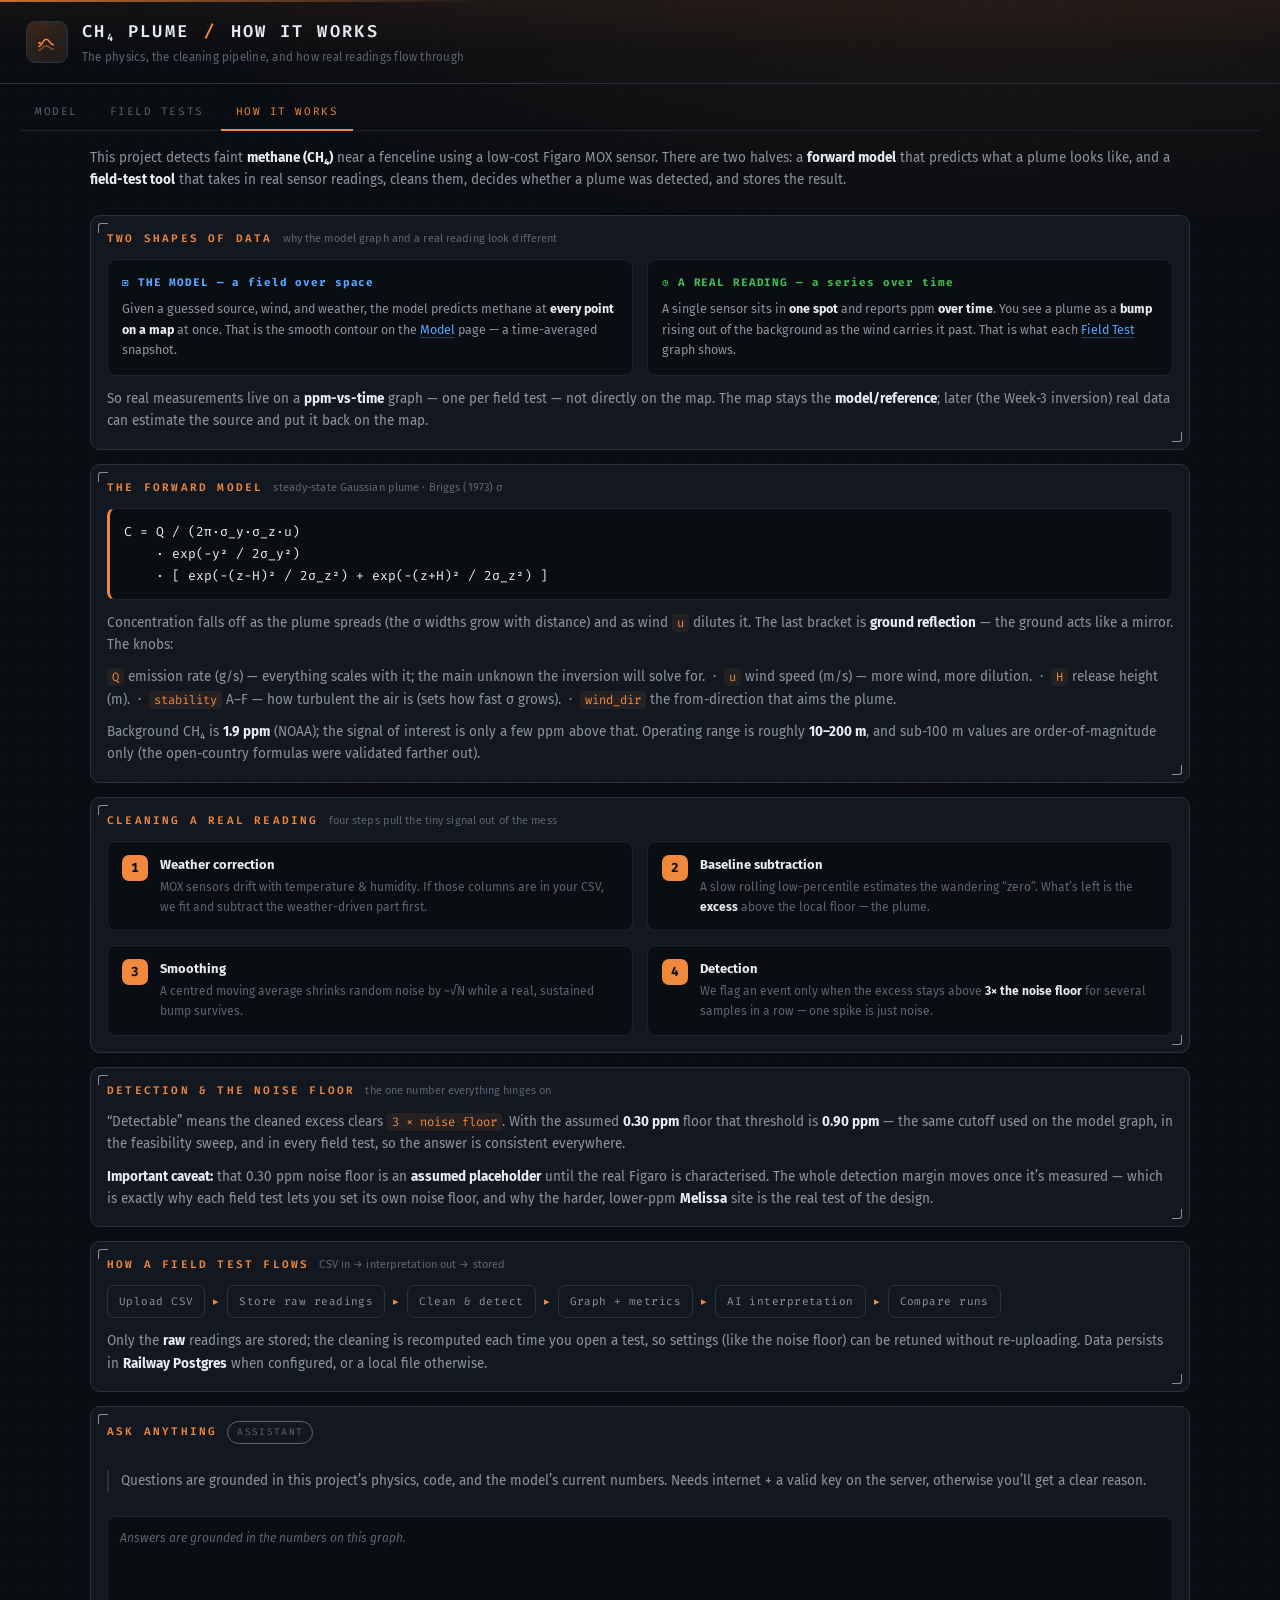
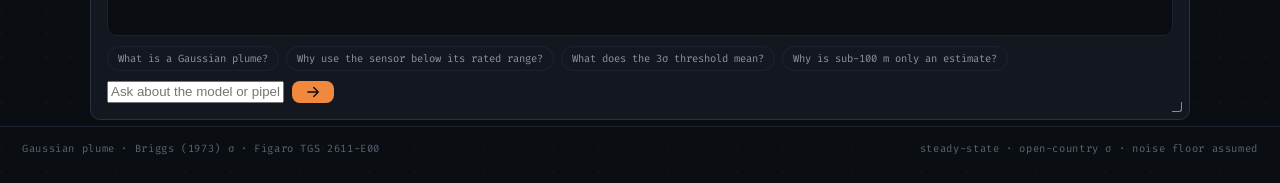
<file: ui/web/explain.html>
<!DOCTYPE html>
<html lang="en">
<head>
  <meta charset="utf-8" />
  <meta name="viewport" content="width=device-width, initial-scale=1" />
  <title>CH₄ Plume · How it works</title>
  <meta name="description" content="Plain-English guide to the methane plume model and field-test pipeline." />
  <link rel="stylesheet" href="styles.css" />
</head>
<body>
  <div class="ambient" aria-hidden="true"></div>

  <header class="masthead">
    <div class="masthead__brand">
      <span class="masthead__sigil" aria-hidden="true">
        <svg viewBox="0 0 24 24" width="22" height="22" fill="none" stroke="currentColor"
             stroke-width="1.6" stroke-linecap="round" stroke-linejoin="round">
          <path d="M3 17c4 0 4-8 8-8s4 6 8 6" />
          <path d="M3 21c4 0 4-5 8-5s4 4 8 4" opacity="0.5" />
          <circle cx="4" cy="13" r="1.4" fill="currentColor" stroke="none" />
        </svg>
      </span>
      <div class="masthead__titles">
        <h1>CH<sub>4</sub> PLUME <span class="masthead__sep">/</span> HOW IT WORKS</h1>
        <p>The physics, the cleaning pipeline, and how real readings flow through</p>
      </div>
    </div>
  </header>

  <nav class="subnav" aria-label="primary">
    <a class="subnav__link" href="/">Model</a>
    <a class="subnav__link" href="/fieldtests.html">Field Tests</a>
    <a class="subnav__link is-active" href="/explain.html" aria-current="page">How it works</a>
  </nav>

  <main class="doc">
    <p class="doc__lede" style="--d:0">
      This project detects faint <b>methane (CH₄)</b> near a fenceline using a low-cost
      Figaro MOX sensor. There are two halves: a <b>forward model</b> that predicts what a
      plume looks like, and a <b>field-test tool</b> that takes in real sensor readings,
      cleans them, decides whether a plume was detected, and stores the result.
    </p>

    <!-- the key conceptual clarifier -->
    <section class="panel" style="--d:1">
      <div class="panel__head"><span class="panel__label">TWO SHAPES OF DATA</span>
        <span class="panel__sub">why the model graph and a real reading look different</span></div>
      <div class="compare2">
        <div class="compare2__cell compare2__cell--model">
          <h3>▣ THE MODEL — a field over space</h3>
          <p>Given a guessed source, wind, and weather, the model predicts methane at
             <b>every point on a map</b> at once. That is the smooth contour on the
             <a href="/" class="doc-link">Model</a> page — a time-averaged snapshot.</p>
        </div>
        <div class="compare2__cell compare2__cell--data">
          <h3>◷ A REAL READING — a series over time</h3>
          <p>A single sensor sits in <b>one spot</b> and reports ppm <b>over time</b>. You
             see a plume as a <b>bump</b> rising out of the background as the wind carries it
             past. That is what each <a href="/fieldtests.html" class="doc-link">Field Test</a> graph shows.</p>
        </div>
      </div>
      <p style="margin-top:12px;">So real measurements live on a <b>ppm-vs-time</b> graph — one per field test —
         not directly on the map. The map stays the <b>model/reference</b>; later (the Week-3
         inversion) real data can estimate the source and put it back on the map.</p>
    </section>

    <!-- forward model -->
    <section class="panel" style="--d:2">
      <div class="panel__head"><span class="panel__label">THE FORWARD MODEL</span>
        <span class="panel__sub">steady-state Gaussian plume · Briggs (1973) σ</span></div>
      <div class="eq">C = Q / (2π·σ_y·σ_z·u)
    · exp(−y² / 2σ_y²)
    · [ exp(−(z−H)² / 2σ_z²) + exp(−(z+H)² / 2σ_z²) ]</div>
      <p>Concentration falls off as the plume spreads (the σ widths grow with distance) and
         as wind <code>u</code> dilutes it. The last bracket is <b>ground reflection</b> — the
         ground acts like a mirror. The knobs:</p>
      <p>
        <code>Q</code> emission rate (g/s) — everything scales with it; the main unknown the
        inversion will solve for. &nbsp;·&nbsp;
        <code>u</code> wind speed (m/s) — more wind, more dilution. &nbsp;·&nbsp;
        <code>H</code> release height (m). &nbsp;·&nbsp;
        <code>stability</code> A–F — how turbulent the air is (sets how fast σ grows). &nbsp;·&nbsp;
        <code>wind_dir</code> the from-direction that aims the plume.
      </p>
      <p>Background CH₄ is <b>1.9 ppm</b> (NOAA); the signal of interest is only a few ppm
         above that. Operating range is roughly <b>10–200 m</b>, and sub-100 m values are
         order-of-magnitude only (the open-country formulas were validated farther out).</p>
    </section>

    <!-- pipeline -->
    <section class="panel" style="--d:3">
      <div class="panel__head"><span class="panel__label">CLEANING A REAL READING</span>
        <span class="panel__sub">four steps pull the tiny signal out of the mess</span></div>
      <div class="steps">
        <div class="step"><span class="step__n">1</span><div class="step__b">
          <h3>Weather correction</h3>
          <p>MOX sensors drift with temperature &amp; humidity. If those columns are in your
             CSV, we fit and subtract the weather-driven part first.</p></div></div>
        <div class="step"><span class="step__n">2</span><div class="step__b">
          <h3>Baseline subtraction</h3>
          <p>A slow rolling low-percentile estimates the wandering “zero”. What’s left is the
             <b>excess</b> above the local floor — the plume.</p></div></div>
        <div class="step"><span class="step__n">3</span><div class="step__b">
          <h3>Smoothing</h3>
          <p>A centred moving average shrinks random noise by ~√N while a real, sustained
             bump survives.</p></div></div>
        <div class="step"><span class="step__n">4</span><div class="step__b">
          <h3>Detection</h3>
          <p>We flag an event only when the excess stays above <b>3× the noise floor</b> for
             several samples in a row — one spike is just noise.</p></div></div>
      </div>
    </section>

    <!-- detection + caveat -->
    <section class="panel" style="--d:4">
      <div class="panel__head"><span class="panel__label">DETECTION &amp; THE NOISE FLOOR</span>
        <span class="panel__sub">the one number everything hinges on</span></div>
      <p>“Detectable” means the cleaned excess clears <code>3 × noise floor</code>. With the
         assumed <b>0.30 ppm</b> floor that threshold is <b>0.90 ppm</b> — the same cutoff used
         on the model graph, in the feasibility sweep, and in every field test, so the answer
         is consistent everywhere.</p>
      <p><b>Important caveat:</b> that 0.30 ppm noise floor is an <b>assumed placeholder</b>
         until the real Figaro is characterised. The whole detection margin moves once it’s
         measured — which is exactly why each field test lets you set its own noise floor, and
         why the harder, lower-ppm <b>Melissa</b> site is the real test of the design.</p>
    </section>

    <!-- flow -->
    <section class="panel" style="--d:5">
      <div class="panel__head"><span class="panel__label">HOW A FIELD TEST FLOWS</span>
        <span class="panel__sub">CSV in → interpretation out → stored</span></div>
      <div class="flow">
        <span class="flow__node">Upload CSV</span><span class="flow__arrow">▸</span>
        <span class="flow__node">Store raw readings</span><span class="flow__arrow">▸</span>
        <span class="flow__node">Clean &amp; detect</span><span class="flow__arrow">▸</span>
        <span class="flow__node">Graph + metrics</span><span class="flow__arrow">▸</span>
        <span class="flow__node">AI interpretation</span><span class="flow__arrow">▸</span>
        <span class="flow__node">Compare runs</span>
      </div>
      <p style="margin-top:12px;">Only the <b>raw</b> readings are stored; the cleaning is recomputed each time you open a
         test, so settings (like the noise floor) can be retuned without re-uploading. Data
         persists in <b>Railway Postgres</b> when configured, or a local file otherwise.</p>
    </section>

    <!-- chat -->
    <section class="panel panel--widget" style="--d:6; position: static; min-height: 0; max-height: none;"
             aria-label="ask the assistant">
      <div class="panel__head">
        <span class="panel__label">ASK ANYTHING</span>
        <span class="badge badge--idle" id="docBadge">assistant</span>
      </div>
      <p class="caption">Questions are grounded in this project’s physics, code, and the
         model’s current numbers. Needs internet + a valid key on the server, otherwise you’ll
         get a clear reason.</p>
      <section class="chat" aria-label="ask a question">
        <div class="chat__log" id="docChatLog" aria-live="polite"></div>
        <div class="chat__seeds" id="docChatSeeds"></div>
        <form class="chat__form" id="docChatForm">
          <label class="visually-hidden" for="docChatInput">Ask a question</label>
          <input id="docChatInput" type="text" autocomplete="off" placeholder="Ask about the model or pipeline…" />
          <button class="btn btn--send" id="docChatSend" type="submit" aria-label="Send question">
            <svg viewBox="0 0 24 24" width="18" height="18" fill="none" stroke="currentColor"
                 stroke-width="1.8" stroke-linecap="round" stroke-linejoin="round" aria-hidden="true">
              <path d="M5 12h13M13 6l6 6-6 6" />
            </svg>
          </button>
        </form>
      </section>
    </section>
  </main>

  <footer class="footer">
    <span>Gaussian plume · Briggs (1973) σ · Figaro TGS 2611-E00</span>
    <span class="footer__note">steady-state · open-country σ · noise floor assumed</span>
  </footer>

  <script src="common.js"></script>
  <script>
    'use strict';
    const badge = document.getElementById('docBadge');
    CH4.mountChat({
      logEl: document.getElementById('docChatLog'),
      formEl: document.getElementById('docChatForm'),
      inputEl: document.getElementById('docChatInput'),
      sendEl: document.getElementById('docChatSend'),
      seedsEl: document.getElementById('docChatSeeds'),
      seeds: ['What is a Gaussian plume?',
              'Why use the sensor below its rated range?',
              'What does the 3σ threshold mean?',
              'Why is sub-100 m only an estimate?'],
      endpoint: () => '/api/ask',
      buildBody: (q) => ({ question: q }),
      onSource: (src) => {
        badge.classList.remove('badge--idle', 'badge--ai', 'badge--tmpl');
        if (src === 'openai') { badge.classList.add('badge--ai'); badge.textContent = 'AI · OpenAI'; }
        else { badge.classList.add('badge--tmpl'); badge.textContent = 'Template'; }
      },
    });
  </script>
</body>
</html>
</file>
<file: ui/web/styles.css>
/* ═══════════════════════════════════════════════════════════════════════════
   CH4 Plume — Forward Model dashboard
   Aesthetic: dark field-monitoring console / lab instrument readout.
   Fira Sans for prose, Fira Code for every number & label. Amber = signal,
   green = "detectable", blue = source — matched to the saved matplotlib figure.
   ═══════════════════════════════════════════════════════════════════════════ */

@import url('https://fonts.googleapis.com/css2?family=Fira+Code:wght@400;500;600;700&family=Fira+Sans:wght@300;400;500;600;700&display=swap');

:root {
  --bg:        #0a0d12;
  --bg-grid:   rgba(88, 166, 255, 0.045);
  --surface:   #131820;
  --surface-2: #1b2230;
  --line:      #2a3240;
  --line-soft: #1c2230;

  --ink:       #e6edf3;
  --ink-dim:   #8b949e;
  --ink-faint: #5a6473;

  --amber:     #f0883e;   /* signal / primary accent (ties to inferno) */
  --amber-soft:#7a4a23;
  --green:     #3fb950;   /* detection limit / detectable */
  --blue:      #58a6ff;   /* source */
  --red:       #f85149;

  --r: 10px;              /* panel radius */
  --gap: 14px;
  --mono: 'Fira Code', ui-monospace, 'SF Mono', Menlo, monospace;
  --sans: 'Fira Sans', system-ui, -apple-system, Segoe UI, sans-serif;

  --ease: cubic-bezier(0.22, 0.61, 0.36, 1);
}

* { box-sizing: border-box; }

html, body { height: 100%; }

body {
  margin: 0;
  font-family: var(--sans);
  color: var(--ink);
  background-color: var(--bg);
  /* instrument dot-grid */
  background-image: radial-gradient(circle at 1px 1px, var(--bg-grid) 1px, transparent 0);
  background-size: 23px 23px;
  -webkit-font-smoothing: antialiased;
  text-rendering: optimizeLegibility;
  line-height: 1.55;
}

/* soft vignette + a warm glow bleeding down from the masthead */
.ambient {
  position: fixed; inset: 0; pointer-events: none; z-index: 0;
  background:
    radial-gradient(120% 60% at 78% -8%, rgba(240, 136, 62, 0.10), transparent 60%),
    radial-gradient(100% 80% at 50% 120%, rgba(0,0,0,0.55), transparent 55%);
}

body > *:not(.ambient) { position: relative; z-index: 1; }

.visually-hidden {
  position: absolute; width: 1px; height: 1px; padding: 0; margin: -1px;
  overflow: hidden; clip: rect(0 0 0 0); white-space: nowrap; border: 0;
}

/* ─── Masthead ──────────────────────────────────────────────────────────── */
.masthead {
  display: flex; align-items: center; justify-content: space-between;
  gap: 24px; flex-wrap: wrap;
  padding: 18px 26px 16px;
  border-bottom: 1px solid var(--line);
  background: linear-gradient(180deg, rgba(240,136,62,0.05), transparent 70%);
}
.masthead::before {                       /* hairline signal rail along the top */
  content: ""; position: absolute; left: 0; right: 0; top: 0; height: 2px;
  background: linear-gradient(90deg, var(--amber), transparent 38%);
  opacity: 0.8;
}
.masthead__brand { display: flex; align-items: center; gap: 14px; }
.masthead__sigil {
  display: grid; place-items: center; width: 42px; height: 42px;
  color: var(--amber); border: 1px solid var(--line); border-radius: 9px;
  background: radial-gradient(120% 120% at 30% 20%, rgba(240,136,62,0.16), var(--surface));
  box-shadow: inset 0 0 18px rgba(240,136,62,0.10);
}
.masthead__titles h1 {
  margin: 0; font-family: var(--mono); font-weight: 600;
  font-size: 17px; letter-spacing: 0.14em; color: var(--ink);
}
.masthead__titles h1 sub { font-size: 0.62em; }
.masthead__sep { color: var(--amber); margin: 0 2px; }
.masthead__titles p {
  margin: 2px 0 0; font-size: 11.5px; letter-spacing: 0.02em; color: var(--ink-faint);
}
.masthead__right { display: flex; align-items: center; gap: 18px; flex-wrap: wrap; }

.scenario-rail { display: flex; gap: 10px; flex-wrap: wrap; }
.chip {
  display: flex; flex-direction: column; gap: 1px;
  padding: 6px 12px; min-width: 64px;
  border: 1px solid var(--line-soft); border-radius: 7px;
  background: var(--surface);
}
.chip__k { font-family: var(--mono); font-size: 9px; letter-spacing: 0.16em; color: var(--ink-faint); }
.chip__v { font-family: var(--mono); font-size: 14px; font-weight: 600; color: var(--ink);
           font-variant-numeric: tabular-nums; }
.chip__v small { color: var(--ink-dim); font-weight: 400; font-size: 0.72em; margin-left: 2px; }

.status { display: flex; align-items: center; gap: 8px; }
.status__txt { font-family: var(--mono); font-size: 10px; letter-spacing: 0.18em; color: var(--ink-dim); }
.status__dot {
  width: 8px; height: 8px; border-radius: 50%; background: var(--green);
  box-shadow: 0 0 0 0 rgba(63,185,80,0.55); animation: pulse 2.4s var(--ease) infinite;
}
@keyframes pulse {
  0%   { box-shadow: 0 0 0 0 rgba(63,185,80,0.5); }
  70%  { box-shadow: 0 0 0 7px rgba(63,185,80,0); }
  100% { box-shadow: 0 0 0 0 rgba(63,185,80,0); }
}

/* ─── Console grid ──────────────────────────────────────────────────────── */
.console {
  display: grid;
  grid-template-columns: minmax(0, 1fr) 372px;
  gap: var(--gap);
  align-items: start;
  max-width: 1480px; margin: 0 auto; padding: var(--gap) 20px 22px;
}
.console__left { display: grid; gap: var(--gap); min-width: 0; }
.metrics { display: grid; grid-template-columns: repeat(4, 1fr); gap: var(--gap); }
.bottom  { display: grid; grid-template-columns: 1.35fr 1fr; gap: var(--gap); }

/* ─── Panels (instrument bezels) ────────────────────────────────────────── */
.panel {
  position: relative;
  background: var(--surface);
  border: 1px solid var(--line);
  border-radius: var(--r);
  padding: 14px 16px 16px;
}
/* corner ticks — top-left & bottom-right, like a sensor bezel */
.panel::before, .panel::after {
  content: ""; position: absolute; width: 9px; height: 9px; pointer-events: none;
  border-color: var(--amber); opacity: 0.55;
}
.panel::before { top: 7px; left: 7px; border-top: 1.5px solid; border-left: 1.5px solid;
                 border-top-left-radius: 3px; }
.panel::after  { bottom: 7px; right: 7px; border-bottom: 1.5px solid; border-right: 1.5px solid;
                 border-bottom-right-radius: 3px; }

.panel__head { display: flex; align-items: baseline; gap: 10px; margin-bottom: 12px; }
.panel__label {
  font-family: var(--mono); font-size: 11px; font-weight: 600;
  letter-spacing: 0.2em; color: var(--amber);
}
.panel__sub { font-size: 11px; color: var(--ink-faint); letter-spacing: 0.01em; }

/* ─── Chart panel ───────────────────────────────────────────────────────── */
.plot-frame { position: relative; border-radius: 8px; overflow: hidden;
              background: #0a0d12; border: 1px solid var(--line-soft); }
#plot { width: 100%; height: 460px; }

.plot-scrim {
  position: absolute; inset: 0; display: grid; place-items: center;
  background: #0a0d12; z-index: 2; transition: opacity 0.45s var(--ease);
}
.plot-scrim span {
  font-family: var(--mono); font-size: 11px; letter-spacing: 0.28em; color: var(--ink-dim);
  position: relative; padding-bottom: 14px;
}
.plot-scrim span::after {                 /* a scanning bar */
  content: ""; position: absolute; left: 0; bottom: 0; height: 2px; width: 100%;
  background: linear-gradient(90deg, transparent, var(--amber), transparent);
  background-size: 50% 100%; background-repeat: no-repeat;
  animation: scan 1.1s linear infinite;
}
@keyframes scan { 0% { background-position: -60% 0; } 100% { background-position: 160% 0; } }
.plot-frame.ready .plot-scrim { opacity: 0; pointer-events: none; }

.chart-key {
  list-style: none; margin: 12px 0 0; padding: 0;
  display: flex; flex-wrap: wrap; gap: 8px 20px;
  font-size: 11.5px; color: var(--ink-dim);
}
.chart-key li { display: flex; align-items: center; gap: 8px; }
.chart-key b { color: var(--ink); font-family: var(--mono); font-weight: 600; }
.key-swatch { width: 22px; height: 11px; border-radius: 3px; flex: none; }
.key-swatch--ramp   { background: linear-gradient(90deg,#000004,#781c6d,#ed6925,#fcffa4); }
.key-swatch--detect { background: none; height: 0; width: 22px; border-top: 2px dashed var(--green); }
.key-swatch--source { background: none; width: 0; height: 0; border-left: 6px solid transparent;
                      border-right: 6px solid transparent; border-bottom: 11px solid var(--blue); border-radius: 0; }
.key-swatch--valid  { background: none; height: 0; border-top: 1.5px dashed var(--amber); }

/* ─── Metric cards ──────────────────────────────────────────────────────── */
.card {
  position: relative; overflow: hidden;
  display: flex; flex-direction: column; gap: 3px;
  background: var(--surface); border: 1px solid var(--line);
  border-radius: var(--r); padding: 13px 15px 12px 18px;
  transition: transform 0.18s var(--ease), border-color 0.18s var(--ease);
}
.card::before {                           /* left accent bar */
  content: ""; position: absolute; left: 0; top: 0; bottom: 0; width: 4px;
  background: var(--accent);
}
.card[data-accent="amber"] { --accent: var(--amber); }
.card[data-accent="green"] { --accent: var(--green); }
.card[data-accent="blue"]  { --accent: var(--blue); }
.card:hover { transform: translateY(-2px); border-color: var(--accent); }
.card__label {
  font-family: var(--mono); font-size: 10px; letter-spacing: 0.16em; color: var(--ink-faint);
}
.card__value {
  font-family: var(--mono); font-weight: 600; font-size: 27px; line-height: 1.1;
  color: var(--accent); font-variant-numeric: tabular-nums;
  text-shadow: 0 0 18px color-mix(in srgb, var(--accent) 35%, transparent);
}
.card__value small { font-size: 0.5em; color: var(--ink-dim); font-weight: 500; margin-left: 3px;
                     letter-spacing: 0.04em; }
.card__hint { font-size: 10.5px; color: var(--ink-faint); margin-top: 1px; }

/* ─── Centreline decay ──────────────────────────────────────────────────── */
.decay { display: grid; grid-template-columns: repeat(3, 1fr); gap: 10px; }
.decay__cell {
  border: 1px solid var(--line-soft); border-radius: 8px; padding: 10px 12px;
  background: var(--bg);
}
.decay__d { font-family: var(--mono); font-size: 10px; letter-spacing: 0.12em; color: var(--ink-faint); }
.decay__v { font-family: var(--mono); font-size: 19px; font-weight: 600; color: var(--ink);
            font-variant-numeric: tabular-nums; margin-top: 2px; }
.decay__v small { font-size: 0.55em; color: var(--ink-dim); margin-left: 3px; }
.decay__bar { height: 3px; border-radius: 2px; margin-top: 8px; background: var(--line);
              position: relative; overflow: hidden; }
.decay__bar i { position: absolute; left: 0; top: 0; bottom: 0; border-radius: 2px;
                background: linear-gradient(90deg, var(--amber-soft), var(--amber));
                width: var(--w, 0%); transition: width 0.8s var(--ease); }

/* ─── Feasibility ───────────────────────────────────────────────────────── */
.feas { margin: 0; font-size: 13.5px; color: var(--ink); line-height: 1.6; }
.feas b { color: var(--green); font-family: var(--mono); }

/* ─── Docked assistant ──────────────────────────────────────────────────── */
.panel--widget {
  position: sticky; top: var(--gap);
  display: flex; flex-direction: column; gap: 14px;
  max-height: calc(100vh - 2 * var(--gap)); min-height: 540px;
}
.badge {
  font-family: var(--mono); font-size: 9.5px; letter-spacing: 0.14em;
  padding: 3px 9px; border-radius: 999px; border: 1px solid currentColor; text-transform: uppercase;
}
.badge--idle { color: var(--ink-faint); }
.badge--ai   { color: var(--blue); background: rgba(88,166,255,0.08); }
.badge--tmpl { color: var(--amber); background: rgba(240,136,62,0.08); }

.explain { display: flex; flex-direction: column; gap: 11px; }
.caption {
  margin: 0; font-size: 13px; line-height: 1.62; color: var(--ink-dim);
  border-left: 2px solid var(--line); padding-left: 12px;
}
.caption.has-text { color: var(--ink); }
.caption b { color: var(--amber); font-weight: 600; }
.caption-err {
  margin: 0; font-family: var(--mono); font-size: 10.5px; line-height: 1.5;
  color: var(--ink-faint); border-left: 2px solid var(--amber-soft); padding-left: 10px;
}

/* ─── Buttons ───────────────────────────────────────────────────────────── */
.btn {
  font-family: var(--mono); font-size: 12px; letter-spacing: 0.04em;
  display: inline-flex; align-items: center; justify-content: center; gap: 8px;
  border-radius: 8px; border: 1px solid transparent; cursor: pointer;
  transition: background 0.18s var(--ease), border-color 0.18s var(--ease),
              transform 0.12s var(--ease), color 0.18s var(--ease);
}
.btn:focus-visible { outline: 2px solid var(--amber); outline-offset: 2px; }
.btn--primary {
  padding: 11px 14px; color: var(--amber); font-weight: 600;
  border-color: var(--amber-soft); background: rgba(240,136,62,0.07);
}
.btn--primary:hover { background: rgba(240,136,62,0.16); border-color: var(--amber); }
.btn--primary:active { transform: translateY(1px); }
.btn--primary[aria-busy="true"] { color: var(--ink-dim); pointer-events: none; }
.btn--primary[aria-busy="true"] svg { animation: spin 0.9s linear infinite; }
@keyframes spin { to { transform: rotate(360deg); } }

/* ─── Chat ──────────────────────────────────────────────────────────────── */
.chat { display: flex; flex-direction: column; gap: 10px; flex: 1; min-height: 0; }
.chat__log {
  flex: 1; min-height: 120px; overflow-y: auto; display: flex; flex-direction: column; gap: 10px;
  padding: 12px; border: 1px solid var(--line-soft); border-radius: 9px; background: var(--bg);
  scrollbar-width: thin; scrollbar-color: var(--line) transparent;
}
.chat__log:empty::before {
  content: "Answers are grounded in the numbers on this graph.";
  color: var(--ink-faint); font-size: 12px; font-style: italic;
}
.msg { display: grid; grid-template-columns: 18px 1fr; gap: 8px; animation: slideIn 0.32s var(--ease) both; }
.msg__tag { font-family: var(--mono); font-size: 11px; line-height: 1.7; }
.msg__body { font-size: 12.5px; line-height: 1.55; white-space: pre-wrap; }
.msg--user .msg__tag { color: var(--amber); }
.msg--user .msg__body { color: var(--ink); }
.msg--ai .msg__tag { color: var(--blue); }
.msg--ai .msg__body { color: var(--ink-dim); }
.msg--ai.msg--err .msg__body { color: var(--red); }
.msg--pending .msg__body::after {
  content: "▋"; color: var(--blue); animation: blink 1s steps(2) infinite;
}
@keyframes blink { 50% { opacity: 0; } }
@keyframes slideIn { from { opacity: 0; transform: translateY(6px); } to { opacity: 1; transform: none; } }

.chat__seeds { display: flex; flex-wrap: wrap; gap: 7px; }
.seed {
  font-family: var(--mono); font-size: 10.5px; color: var(--ink-dim);
  padding: 5px 10px; border: 1px solid var(--line-soft); border-radius: 999px;
  background: var(--surface); cursor: pointer; transition: all 0.16s var(--ease);
}
.seed:hover { color: var(--amber); border-color: var(--amber-soft); }

.chat__form { display: flex; gap: 8px; }
#chatInput {
  flex: 1; min-width: 0; font-family: var(--sans); font-size: 13px; color: var(--ink);
  padding: 10px 12px; border-radius: 8px; border: 1px solid var(--line);
  background: var(--bg); transition: border-color 0.16s var(--ease), box-shadow 0.16s var(--ease);
}
#chatInput::placeholder { color: var(--ink-faint); }
#chatInput:focus { outline: none; border-color: var(--amber);
                   box-shadow: 0 0 0 3px rgba(240,136,62,0.14); }
.btn--send { width: 42px; flex: none; color: var(--bg); background: var(--amber); }
.btn--send:hover { background: #ff9a52; }
.btn--send:active { transform: translateY(1px); }
.btn--send:disabled { background: var(--line); color: var(--ink-faint); cursor: not-allowed; }

/* ─── Footer ────────────────────────────────────────────────────────────── */
.footer {
  display: flex; justify-content: space-between; flex-wrap: wrap; gap: 8px;
  max-width: 1480px; margin: 0 auto; padding: 14px 22px 26px;
  font-family: var(--mono); font-size: 10.5px; letter-spacing: 0.06em; color: var(--ink-faint);
  border-top: 1px solid var(--line-soft); margin-top: 6px;
}

/* ─── Power-on reveal (staggered) ───────────────────────────────────────── */
.panel, .metrics, .bottom {
  animation: powerOn 0.6s var(--ease) both;
  animation-delay: calc(var(--d, 0) * 90ms + 60ms);
}
@keyframes powerOn { from { opacity: 0; transform: translateY(10px); } to { opacity: 1; transform: none; } }

/* ─── Responsive ────────────────────────────────────────────────────────── */
@media (max-width: 1040px) {
  .console { grid-template-columns: minmax(0, 1fr); }
  .panel--widget { position: static; max-height: none; min-height: 0; }
  .chat__log { min-height: 160px; max-height: 320px; }
}
@media (max-width: 720px) {
  .metrics { grid-template-columns: repeat(2, 1fr); }
  .bottom  { grid-template-columns: 1fr; }
  .masthead { padding: 16px; }
  #plot { height: 380px; }
}

/* ─── Reduced motion ────────────────────────────────────────────────────── */
@media (prefers-reduced-motion: reduce) {
  *, *::before, *::after { animation-duration: 0.01ms !important; animation-iteration-count: 1 !important;
                           transition-duration: 0.01ms !important; }
  .status__dot { animation: none; }
}

/* ═══════════════════════════════════════════════════════════════════════════
   FIELD TESTS + EXPLAINER + SHARED NAV   (added for data collection)
   Extends the same instrument-readout system above — same tokens, same bezels.
   ═══════════════════════════════════════════════════════════════════════════ */
[hidden] { display: none !important; }   /* make the hidden attribute authoritative */

/* ─── Shared top nav ──────────────────────────────────────────────────────── */
.subnav {
  display: flex; gap: 2px; flex-wrap: wrap;
  width: min(1440px, calc(100% - 40px)); margin: 10px auto 0;
  border-bottom: 1px solid var(--line-soft);
}
.subnav__link {
  font-family: var(--mono); font-size: 11px; letter-spacing: 0.14em; text-transform: uppercase;
  color: var(--ink-faint); text-decoration: none; padding: 9px 15px;
  border-bottom: 2px solid transparent; margin-bottom: -1px;
  transition: color 0.16s var(--ease), border-color 0.16s var(--ease);
}
.subnav__link:hover { color: var(--ink-dim); }
.subnav__link.is-active { color: var(--amber); border-bottom-color: var(--amber); }

.status__dot--store { background: var(--blue); animation: none;
                      box-shadow: 0 0 10px rgba(88,166,255,0.4); }

/* ─── Acquire panel (upload form) ─────────────────────────────────────────── */
.acquire { width: min(1440px, calc(100% - 40px)); margin: 14px auto 0; }
.acq { display: flex; flex-direction: column; gap: 14px; }
.acq__grid { display: grid; grid-template-columns: repeat(4, 1fr); gap: 12px; }
.acq__grid--more { margin-top: 12px; }
.field { display: flex; flex-direction: column; gap: 5px; min-width: 0; }
.field--wide { grid-column: span 2; }
.field__k { font-family: var(--mono); font-size: 9px; letter-spacing: 0.16em; color: var(--ink-faint); }
.field input, .field select {
  font-family: var(--sans); font-size: 13px; color: var(--ink); min-width: 0;
  padding: 9px 11px; border-radius: 8px; border: 1px solid var(--line); background: var(--bg);
  transition: border-color 0.16s var(--ease), box-shadow 0.16s var(--ease);
}
.field input::placeholder { color: var(--ink-faint); }
.field input:focus, .field select:focus {
  outline: none; border-color: var(--amber); box-shadow: 0 0 0 3px rgba(240,136,62,0.14);
}
.field--file input { padding: 7px 9px; font-family: var(--mono); font-size: 11px; color: var(--ink-dim); }
.field--file input::file-selector-button {
  font-family: var(--mono); font-size: 10px; letter-spacing: 0.06em; color: var(--amber);
  background: rgba(240,136,62,0.08); border: 1px solid var(--amber-soft); border-radius: 6px;
  padding: 5px 9px; margin-right: 10px; cursor: pointer;
}
.acq__more { border-top: 1px solid var(--line-soft); padding-top: 8px; }
.acq__more summary {
  font-family: var(--mono); font-size: 11px; letter-spacing: 0.08em; color: var(--ink-dim);
  cursor: pointer; list-style: none;
}
.acq__more summary::-webkit-details-marker { display: none; }
.acq__more summary::before { content: "▸ "; color: var(--amber); }
.acq__more[open] summary::before { content: "▾ "; }
.acq__hint { color: var(--ink-faint); letter-spacing: 0; text-transform: none; }
.acq__actions { display: flex; align-items: center; gap: 12px; flex-wrap: wrap; }
.acq__msg { font-size: 12px; color: var(--ink-dim); }
.acq__msg.is-ok { color: var(--green); }
.acq__msg.is-err { color: var(--red); }

/* ─── Buttons (new variants) ──────────────────────────────────────────────── */
.btn--ghost {
  padding: 10px 14px; color: var(--ink-dim); border-color: var(--line);
  background: var(--surface); text-decoration: none; font-weight: 500;
}
.btn--ghost:hover { color: var(--amber); border-color: var(--amber-soft); }
.btn--ghost[aria-busy="true"] { pointer-events: none; opacity: 0.7; }
.btn--compare {
  padding: 5px 11px; font-size: 10px; color: var(--blue);
  border-color: var(--line); background: rgba(88,166,255,0.06);
}
.btn--compare:hover:not(:disabled) { border-color: var(--blue); }
.btn--compare:disabled { color: var(--ink-faint); cursor: not-allowed; opacity: 0.55; }

/* ─── Field-tests console (left readout / right list+assistant) ────────────── */
.console__right { display: grid; gap: var(--gap); align-content: start; min-width: 0; }
.console--ft .panel--widget { position: static; min-height: 0; max-height: none; }

#ftPlot { width: 100%; height: 460px; }
.plot-empty {
  position: absolute; inset: 0; display: grid; place-content: center; gap: 6px;
  text-align: center; background: #0a0d12; padding: 24px;
}
.plot-empty p { margin: 0; font-family: var(--mono); font-size: 12.5px; letter-spacing: 0.04em; color: var(--ink-dim); }
.plot-empty__hint { color: var(--ink-faint) !important; font-size: 11px !important; }

/* new legend swatches for the time-series chart */
.key-swatch--raw   { background: none; height: 0; border-top: 2px solid var(--amber); }
.key-swatch--base  { background: none; height: 0; border-top: 2px dotted var(--ink-faint); }
.key-swatch--exc   { background: linear-gradient(180deg, rgba(63,185,80,0.5), rgba(63,185,80,0.04));
                     border-bottom: 2px solid var(--green); }
.key-swatch--event { background: rgba(63,185,80,0.16); border: 1px solid rgba(63,185,80,0.4); }

.card[data-accent="red"] { --accent: var(--red); }

/* ─── Saved-tests list ────────────────────────────────────────────────────── */
.testlist {
  display: flex; flex-direction: column; gap: 7px; max-height: 320px; overflow-y: auto;
  scrollbar-width: thin; scrollbar-color: var(--line) transparent;
}
.testlist__empty { margin: 0; font-size: 12px; color: var(--ink-faint); font-style: italic; }
.test-row {
  display: grid; grid-template-columns: auto 1fr auto auto; align-items: center; gap: 9px;
  padding: 8px 10px; border: 1px solid var(--line-soft); border-radius: 8px; background: var(--bg);
  transition: border-color 0.16s var(--ease), background 0.16s var(--ease);
}
.test-row:hover { border-color: var(--line); }
.test-row.is-selected { border-color: var(--amber-soft); background: rgba(240,136,62,0.05); }
.test-row__check { accent-color: var(--blue); width: 14px; height: 14px; cursor: pointer; flex: none; }
.test-row__main {
  display: flex; flex-direction: column; gap: 1px; text-align: left;
  background: none; border: none; cursor: pointer; min-width: 0; padding: 0;
}
.test-row__name {
  font-family: var(--mono); font-size: 12px; color: var(--ink);
  white-space: nowrap; overflow: hidden; text-overflow: ellipsis;
}
.test-row__meta {
  font-size: 10px; color: var(--ink-faint);
  white-space: nowrap; overflow: hidden; text-overflow: ellipsis;
}
.test-row__badge {
  font-family: var(--mono); font-size: 9px; letter-spacing: 0.08em;
  padding: 2px 6px; border-radius: 5px; border: 1px solid currentColor;
}
.test-row__badge.is-ok { color: var(--green); background: rgba(63,185,80,0.08); }
.test-row__badge.is-no { color: var(--ink-faint); }
.test-row__del {
  background: none; border: none; color: var(--ink-faint); cursor: pointer; font-size: 13px;
  padding: 2px 5px; border-radius: 5px; transition: color 0.15s var(--ease), background 0.15s var(--ease);
}
.test-row__del:hover { color: var(--red); background: rgba(248,81,73,0.08); }

.is-locked { opacity: 0.5; pointer-events: none; filter: saturate(0.6); }

/* ─── Compare spread ──────────────────────────────────────────────────────── */
.spread { display: flex; flex-direction: column; gap: 14px; }
.spread__stats { display: grid; grid-template-columns: repeat(3, 1fr); gap: 12px; }
.spread__stat {
  display: flex; flex-direction: column; gap: 2px; padding: 10px 12px;
  border: 1px solid var(--line-soft); border-radius: 8px; background: var(--bg);
}
.spread__k { font-family: var(--mono); font-size: 9px; letter-spacing: 0.14em; color: var(--ink-faint); }
.spread__v { font-family: var(--mono); font-size: 20px; font-weight: 600; color: var(--ink);
             font-variant-numeric: tabular-nums; }
.spread__v small { font-size: 0.5em; color: var(--ink-dim); margin-left: 3px; }
.spread__range { font-size: 10px; color: var(--ink-faint); }
.spread__table { width: 100%; border-collapse: collapse; font-size: 12px; }
.spread__table th {
  text-align: left; font-family: var(--mono); font-size: 9px; letter-spacing: 0.1em;
  color: var(--ink-faint); font-weight: 600; padding: 6px 8px; border-bottom: 1px solid var(--line);
}
.spread__table td {
  padding: 7px 8px; border-bottom: 1px solid var(--line-soft); color: var(--ink-dim);
  font-family: var(--mono); font-variant-numeric: tabular-nums;
}
.spread__name { color: var(--ink) !important; }
.dot { display: inline-block; width: 7px; height: 7px; border-radius: 50%; margin-right: 6px; vertical-align: middle; }
.dot--ok { background: var(--green); }
.dot--no { background: var(--ink-faint); }

/* ─── Data-quality warnings ───────────────────────────────────────────────── */
.warn-list { list-style: none; margin: 0; padding: 0; display: flex; flex-direction: column; gap: 6px; }
.warn-list li {
  font-size: 12px; color: var(--ink-dim); padding: 7px 10px 7px 26px; position: relative;
  border: 1px solid var(--line-soft); border-left: 3px solid var(--amber);
  border-radius: 6px; background: var(--bg);
}
.warn-list li::before { content: '!'; position: absolute; left: 10px; color: var(--amber);
                        font-family: var(--mono); font-weight: 700; }

/* ─── Explainer ("How it works") page ─────────────────────────────────────── */
.doc { width: min(1100px, calc(100% - 40px)); margin: 16px auto 0; display: grid; gap: var(--gap); }
.doc__lede { margin: 2px 0 4px; font-size: 15px; line-height: 1.7; color: var(--ink-dim); }
.doc__lede b { color: var(--ink); }
.doc h2 {
  margin: 0 0 10px; font-family: var(--mono); font-size: 12px; font-weight: 600;
  letter-spacing: 0.18em; color: var(--amber); text-transform: uppercase;
}
.doc p { margin: 0 0 10px; font-size: 13.5px; line-height: 1.65; color: var(--ink-dim); }
.doc p:last-child { margin-bottom: 0; }
.doc b { color: var(--ink); }
.doc a, .doc-link {
  color: var(--blue); text-decoration: none; border-bottom: 1px solid rgba(88,166,255,0.32);
  transition: border-color 0.15s var(--ease);
}
.doc a:hover, .doc-link:hover { border-bottom-color: var(--blue); }
.doc code {
  font-family: var(--mono); font-size: 0.9em; color: var(--amber);
  background: rgba(240,136,62,0.08); padding: 1px 5px; border-radius: 4px;
}
.compare2 { display: grid; grid-template-columns: 1fr 1fr; gap: var(--gap); }
.compare2__cell {
  border: 1px solid var(--line-soft); border-radius: 9px; padding: 14px; background: var(--bg);
}
.compare2__cell h3 {
  margin: 0 0 8px; font-family: var(--mono); font-size: 11px; letter-spacing: 0.08em; color: var(--blue);
}
.compare2__cell--data h3 { color: var(--green); }
.compare2 p { font-size: 12.5px; }
.eq {
  font-family: var(--mono); font-size: 13px; color: var(--ink); background: var(--bg);
  border: 1px solid var(--line-soft); border-left: 3px solid var(--amber); border-radius: 8px;
  padding: 12px 14px; margin: 0 0 12px; line-height: 1.7; overflow-x: auto; white-space: pre;
}
.steps { display: grid; grid-template-columns: repeat(2, 1fr); gap: var(--gap); }
.step {
  display: grid; grid-template-columns: auto 1fr; gap: 12px; align-items: start;
  border: 1px solid var(--line-soft); border-radius: 9px; padding: 13px 14px; background: var(--bg);
}
.step__n {
  font-family: var(--mono); font-size: 13px; font-weight: 700; color: var(--bg);
  background: var(--amber); width: 26px; height: 26px; border-radius: 7px;
  display: grid; place-items: center;
}
.step__b h3 { margin: 0 0 3px; font-size: 13px; color: var(--ink); }
.step__b p { margin: 0; font-size: 12px; color: var(--ink-faint); }
.flow {
  display: flex; flex-wrap: wrap; gap: 8px; align-items: center;
  font-family: var(--mono); font-size: 11px; color: var(--ink-dim);
}
.flow__node {
  padding: 7px 11px; border: 1px solid var(--line); border-radius: 7px; background: var(--surface);
  letter-spacing: 0.04em;
}
.flow__arrow { color: var(--amber); }

@media (max-width: 1040px) {
  .compare2, .steps { grid-template-columns: 1fr; }
}
@media (max-width: 720px) {
  .acq__grid, .acq__grid--more { grid-template-columns: repeat(2, 1fr); }
  .field--wide { grid-column: span 2; }
  .spread__stats { grid-template-columns: 1fr; }
  #ftPlot { height: 420px; }
}
</file>
